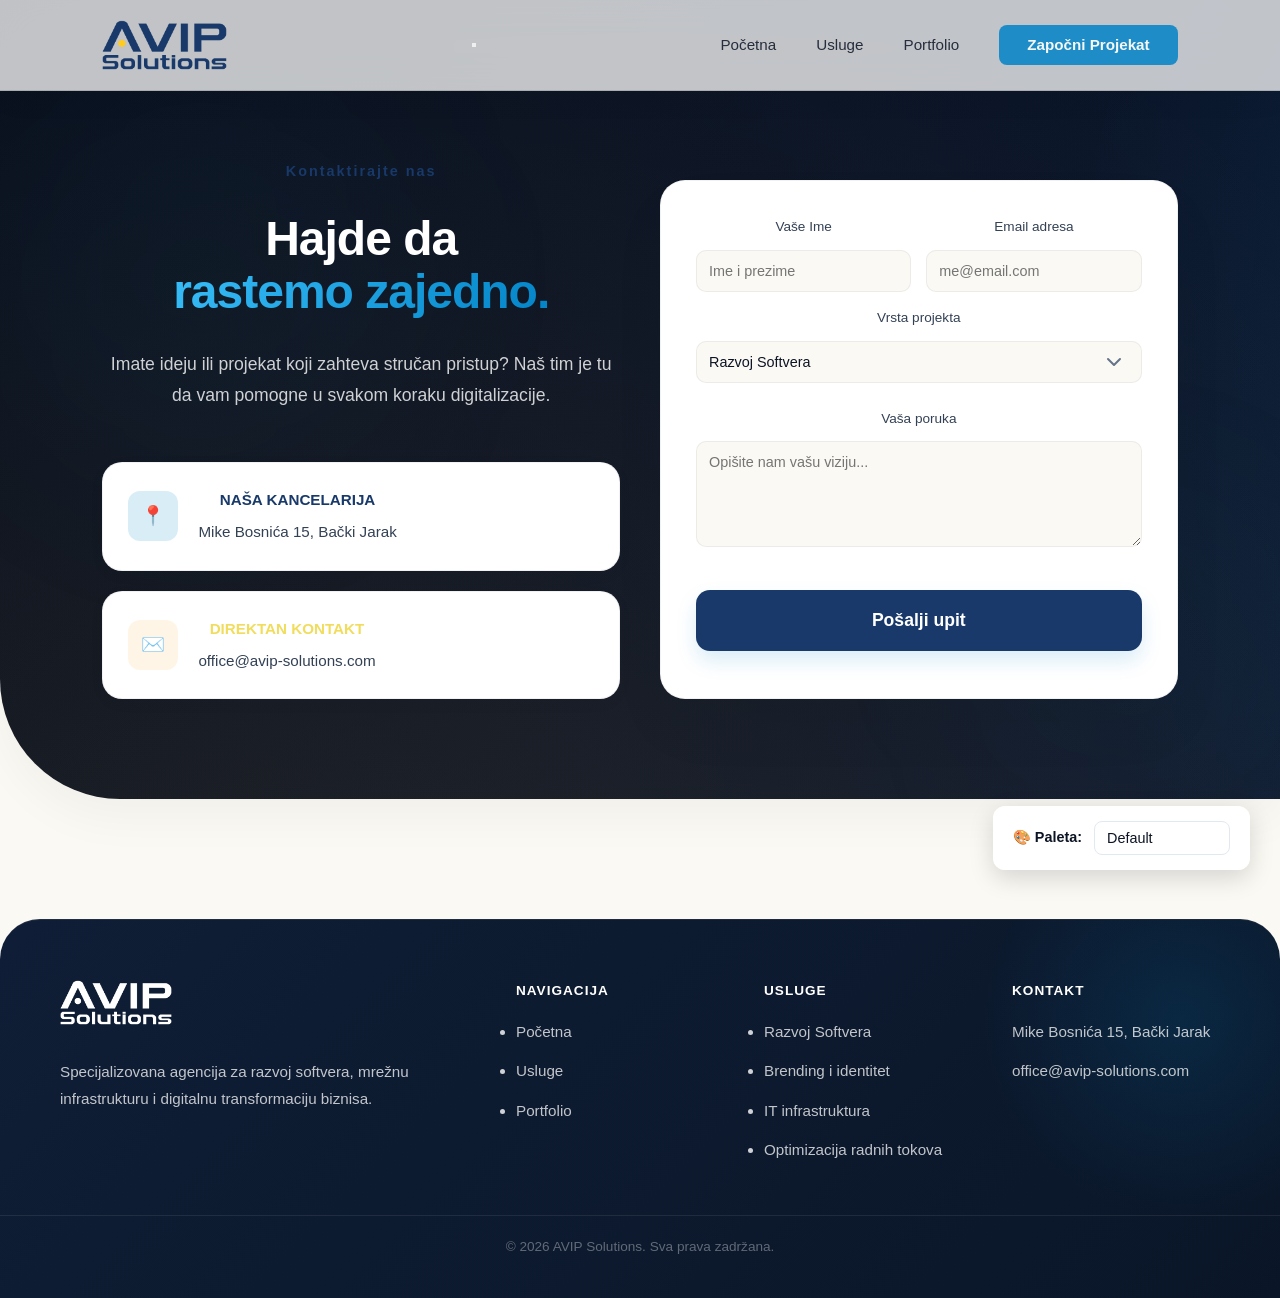
<file: kontakt.html>
<!DOCTYPE html>
<html lang="sr">
<head>
  <meta charset="UTF-8">
  <meta name="viewport" content="width=device-width, initial-scale=1.0">
  <title>Kontakt | AVIP Solutions</title>
  <link rel="stylesheet" href="css/style.css?v=1.2">
</head>

<body class="kontakt-stranica">

<div id="nav-placeholder"></div>

<section class="kontakt-heroj">
  <div class="glow-top-left"></div>
  <div class="glow-bottom-right"></div>

  <div class="kontakt-mreza">

    <div class="kontakt-tekst">
      <div style="flex: 0 0 auto;">
        <span class="nadnaslov">Kontaktirajte nas</span>
        <h1>Hajde da <br><span class="plavi-tekst">rastemo zajedno.</span></h1>
        <p class="hero-opis">
          Imate ideju ili projekat koji zahteva stručan pristup?
          Naš tim je tu da vam pomogne u svakom koraku digitalizacije.
        </p>
      </div>

      <div style="flex: 1 1 auto;"></div>

      <div class="kontakt-kartice-grupa">
        <div class="kontakt-kartica plava-kartica">
          <div class="ikona-okvir">📍</div>
          <div>
            <h3>NAŠA KANCELARIJA</h3>
            <p class="tekst-podatak">Mike Bosnića 15, Bački Jarak</p>
          </div>
        </div>

        <div class="kontakt-kartica zuta-kartica">
          <div class="ikona-okvir">✉️</div>
          <div>
            <h3>DIREKTAN KONTAKT</h3>
            <p class="tekst-podatak">office@avip-solutions.com</p>
          </div>
        </div>
      </div>
    </div>

    <div class="kontakt-forma">
      <form action="https://formspree.io/f/IDkojibude" method="POST">

        <div class="forma-red">
          <div class="polje">
            <label>Vaše Ime</label>
            <input type="text" name="ime" placeholder="Ime i prezime" required minlength="2">
          </div>
          <div class="polje">
            <label>Email adresa</label>
            <input type="email" name="email" placeholder="me@email.com" required>
          </div>
        </div>

        <div class="polje" style="margin-bottom: 25px;">
          <label>Vrsta projekta</label>
          <select name="kategorija" class="selekt-projekta">
            <option value="Razvoj Softvera">Razvoj Softvera</option>
            <option value="Web Dizajn & SEO">Web Dizajn & SEO</option>
            <option value="Brending & Marketing">Brending & Marketing</option>
            <option value="Konsultacije">Konsultacije</option>
            <option value="Ostalo">Ostalo</option>
          </select>
        </div>

        <div class="polje" style="margin-bottom: 35px;">
          <label>Vaša poruka</label>
          <textarea name="poruka" placeholder="Opišite nam vašu viziju..." rows="5" required minlength="10"></textarea>
        </div>

        <input type="text" name="_gotcha" style="display:none">

        <button type="submit" class="forma-dugme">Pošalji upit</button>
      </form>
    </div>

  </div>
</section>
<script src="js/paleta.js"></script>
<section class="sekcija-razmak"></section>

<div id="footer-placeholder"></div>

<script src="js/skriptaZaNaviFoot.js?v=1.1"></script>

</body>
</html>
</file>
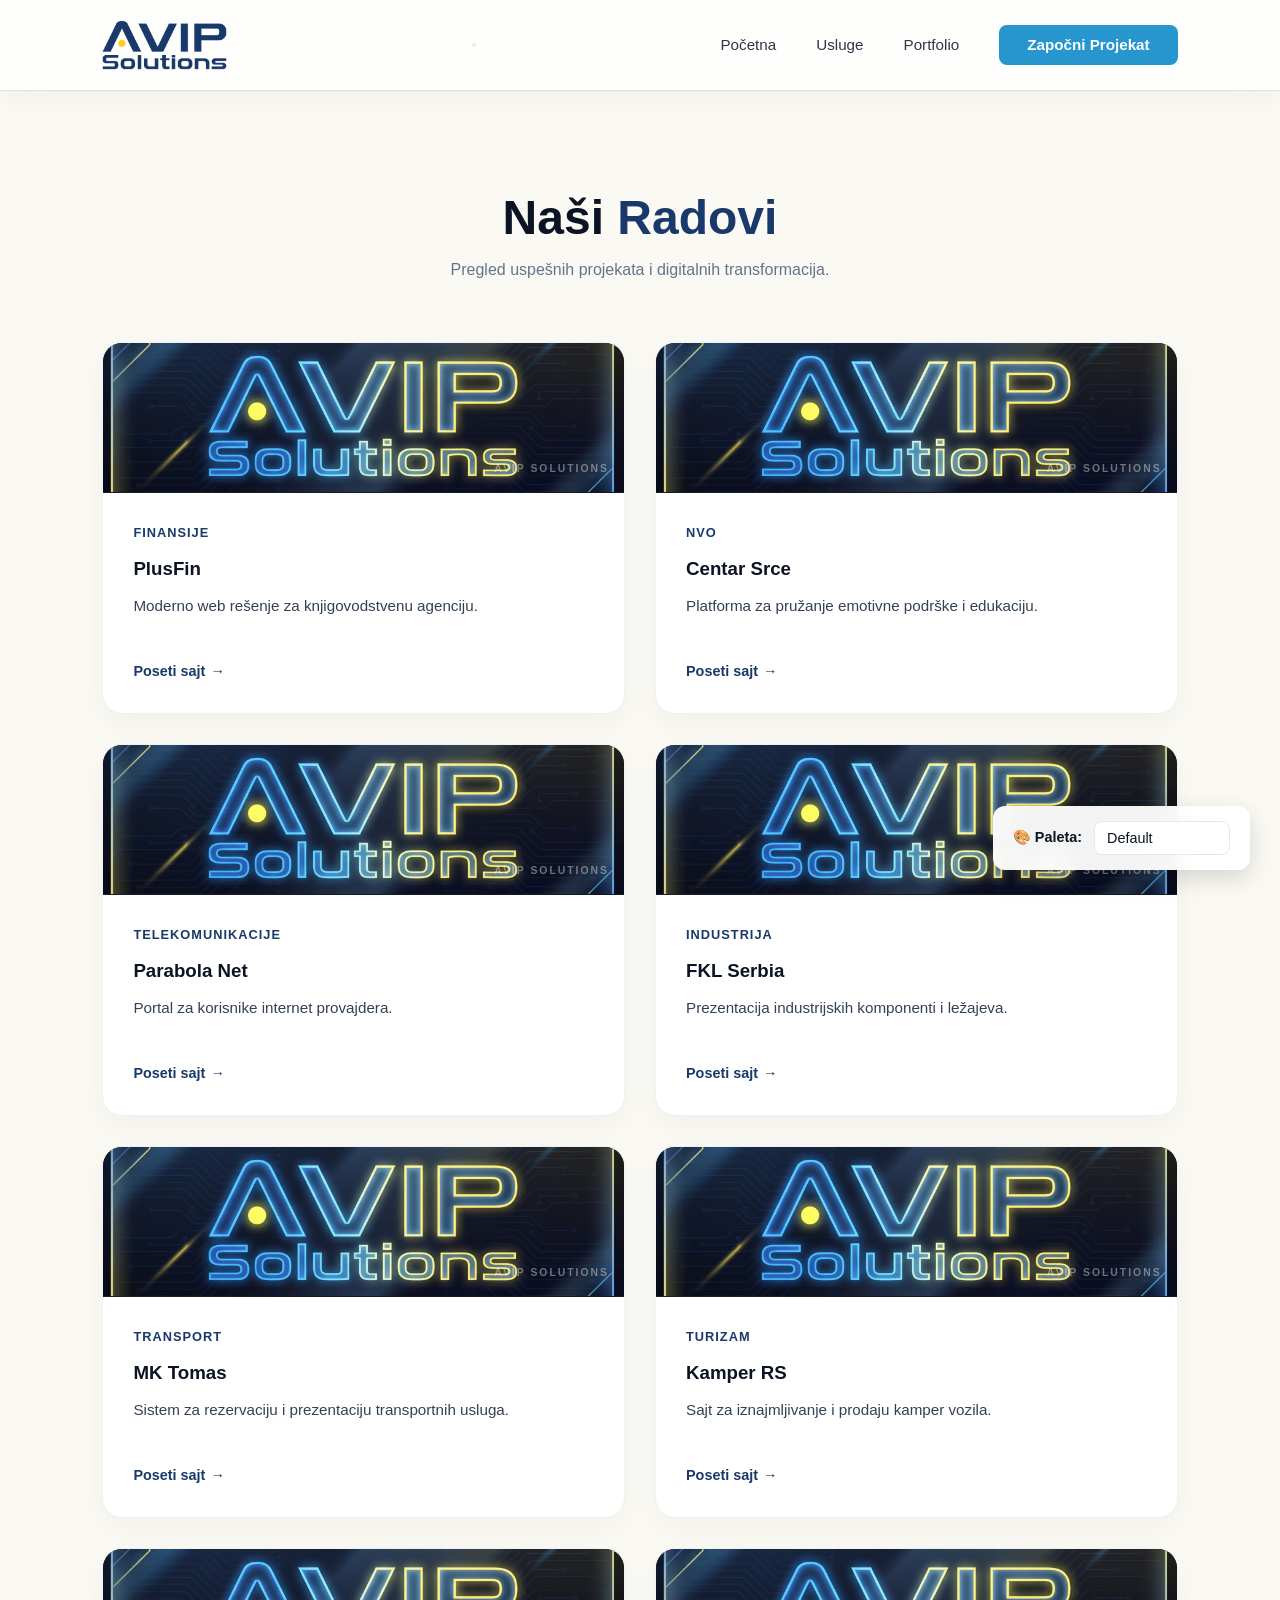
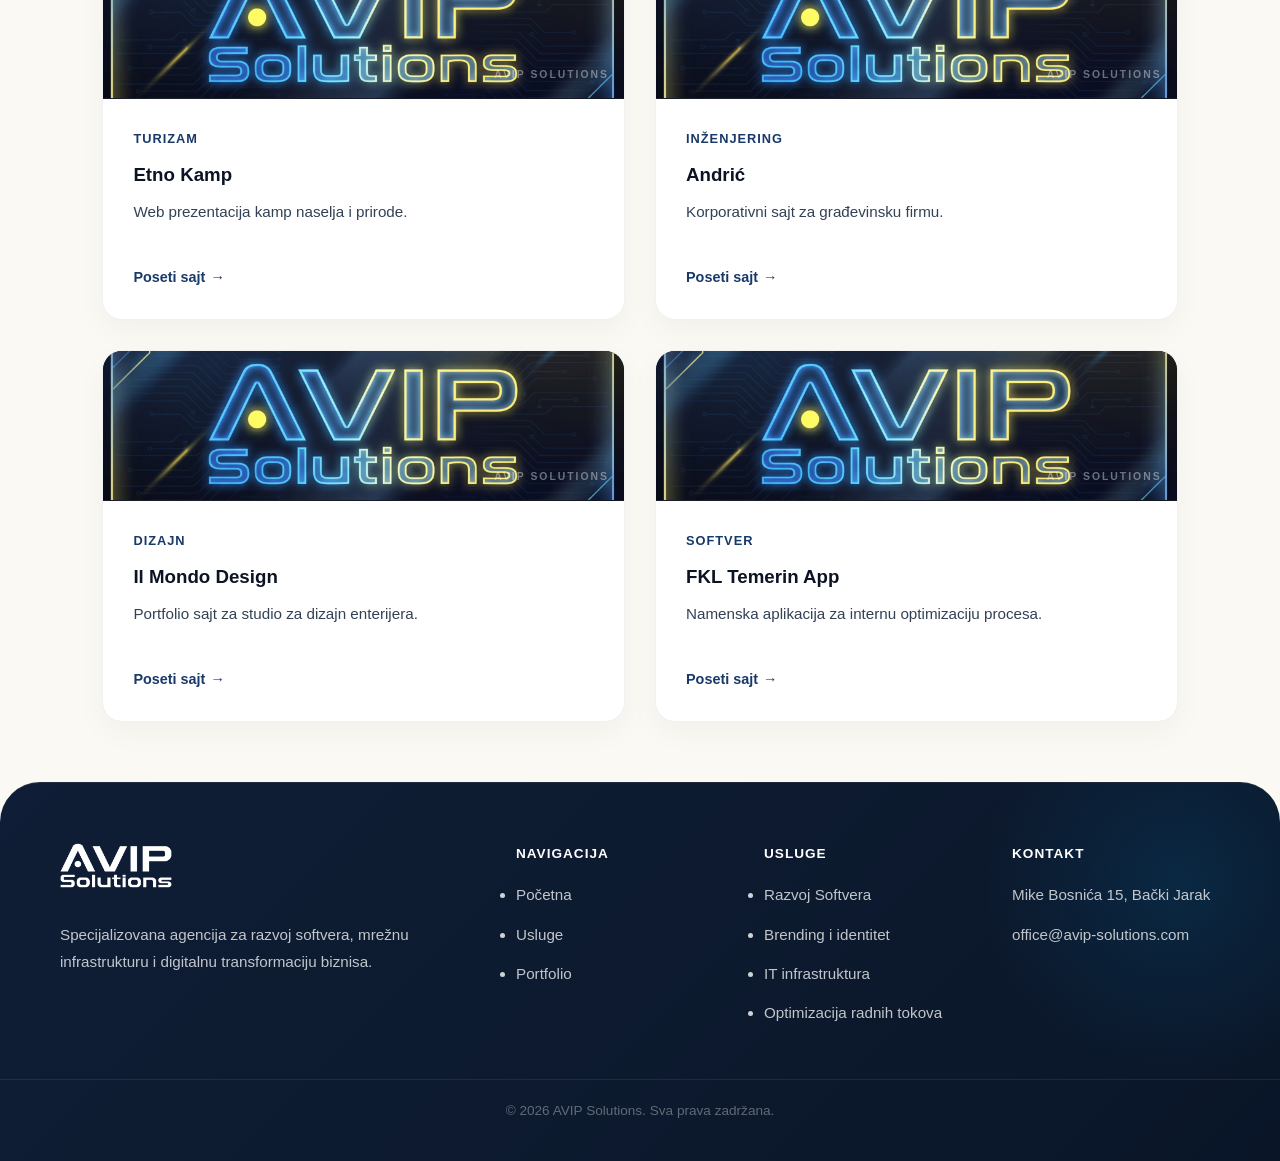
<file: portfolio.html>
<!DOCTYPE html>
<html lang="sr">
<head>
  <meta charset="UTF-8">
  <meta name="viewport" content="width=device-width, initial-scale=1.0">
  <title>Portfolio | AVIP Solutions </title>
  <link rel="stylesheet" href="css/style.css?v=1.1"> <!-- kada u buducnosti bude izmena samo promeniti veziju sa 1.1. na novo -->
</head>
<body>
<script src="js/paleta.js"></script>
<div id="nav-placeholder"></div>

<section style="padding: 180px 8% 100px;">
  <div style="text-align: center; margin-bottom: 60px;">
    <h1 style="font-family: 'Sora',sans-serif; font-size: 3rem;">Naši <span style="color: var(--akcenat-plava);">Radovi</span></h1>
    <p style="color: var(--tekst-izbledeli);">Pregled uspešnih projekata i digitalnih transformacija.</p>
  </div>

  <div id="mreza-portfolia" style="display: grid; grid-template-columns: repeat(auto-fit, minmax(350px, 1fr)); gap: 30px;">
  </div>
</section>

<div id="footer-placeholder"></div>



<script>

  const stavkePortfolia = [
    { ime: "PlusFin", kategorija: "Finansije", inicijali: "PF", detalji: "Moderno web rešenje za knjigovodstvenu agenciju.", veza: "https://plusfin.co/" },
    { ime: "Centar Srce", kategorija: "NVO", inicijali: "CS", detalji: "Platforma za pružanje emotivne podrške i edukaciju.", veza: "https://centarsrce.org/" },
    { ime: "Parabola Net", kategorija: "Telekomunikacije", inicijali: "PN", detalji: "Portal za korisnike internet provajdera.", veza: "https://www.parabolanet.com/" },
    { ime: "FKL Serbia", kategorija: "Industrija", inicijali: "FKL", detalji: "Prezentacija industrijskih komponenti i ležajeva.", veza: "https://www.fkl-serbia.com/" },
    { ime: "MK Tomas", kategorija: "Transport", inicijali: "MKT", detalji: "Sistem za rezervaciju i prezentaciju transportnih usluga.", veza: "https://mktomas.com/" },
    { ime: "Kamper RS", kategorija: "Turizam", inicijali: "KRS", detalji: "Sajt za iznajmljivanje i prodaju kamper vozila.", veza: "https://kamper.rs/" },
    { ime: "Etno Kamp", kategorija: "Turizam", inicijali: "EK", detalji: "Web prezentacija kamp naselja i prirode.", veza: "https://etnokamp.rs/" },
    { ime: "Andrić", kategorija: "Inženjering", inicijali: "A", detalji: "Korporativni sajt za građevinsku firmu.", veza: "https://andric.rs/" },
    { ime: "Il Mondo Design", kategorija: "Dizajn", inicijali: "IMD", detalji: "Portfolio sajt za studio za dizajn enterijera.", veza: "https://ilmondodesign.com/" },
    { ime: "FKL Temerin App", kategorija: "Softver", inicijali: "APP", detalji: "Namenska aplikacija za internu optimizaciju procesa.", veza: "https://www.fkl-serbia.com/" }
  ];

  const mreza = document.getElementById('mreza-portfolia');


  stavkePortfolia.forEach(projekat => {
    const kartica = document.createElement('div');
    kartica.innerHTML = `
      <a href="${projekat.veza}" target="_blank" class="portfolio-link">
        <div class="portfolio-kartica">

          <div class="kontejner-slike" style="position: relative; overflow: hidden; background: linear-gradient(135deg, #1a202c 0%, #11151d 100%); display: flex; align-items: center; justify-content: center;">

            <img src="img/slikazakartice.png" alt="${projekat.ime}"
                 style="width: 100%; height: 100%; object-fit: cover; display: block; position: absolute; top: 0; left: 0;"
                 onerror="this.style.display='none'; this.nextElementSibling.style.display='flex';">

            <div style="display: none; flex-direction: column; align-items: center; justify-content: center; width: 100%; height: 100%;">
                <div style="font-family: 'Sora', sans-serif; font-size: 3.5rem; font-weight: 800; color: #3b82f6; opacity: 0.2;">
                    ${projekat.inicijali}
                </div>
            </div>

            <div style="position: absolute; bottom: 15px; right: 15px; font-size: 0.65rem; color: rgba(255,255,255,0.4); letter-spacing: 2px; font-weight: 600; pointer-events: none; z-index: 5;">
              AVIP SOLUTIONS
            </div>
          </div>

          <div class="sadrzaj-kartice">
            <span class="kategorija">${projekat.kategorija}</span>
            <h3 style="margin: 10px 0; color: var(--tekst-glavni);">${projekat.ime}</h3>
            <p style="margin-bottom: 15px;">${projekat.detalji}</p>
            <div style="margin-top: auto; color: var(--akcenat-plava); font-weight: 600; font-size: 0.9rem; display: flex; align-items: center;">
              Poseti sajt <span class="strelica" style="margin-left: 5px;">→</span>
            </div>
          </div>
        </div>
      </a>
    `;
    mreza.appendChild(kartica);
  });
</script>
<script src="js/skriptaZaNaviFoot.js?v=1.1"></script>
</body>
</html>
</file>
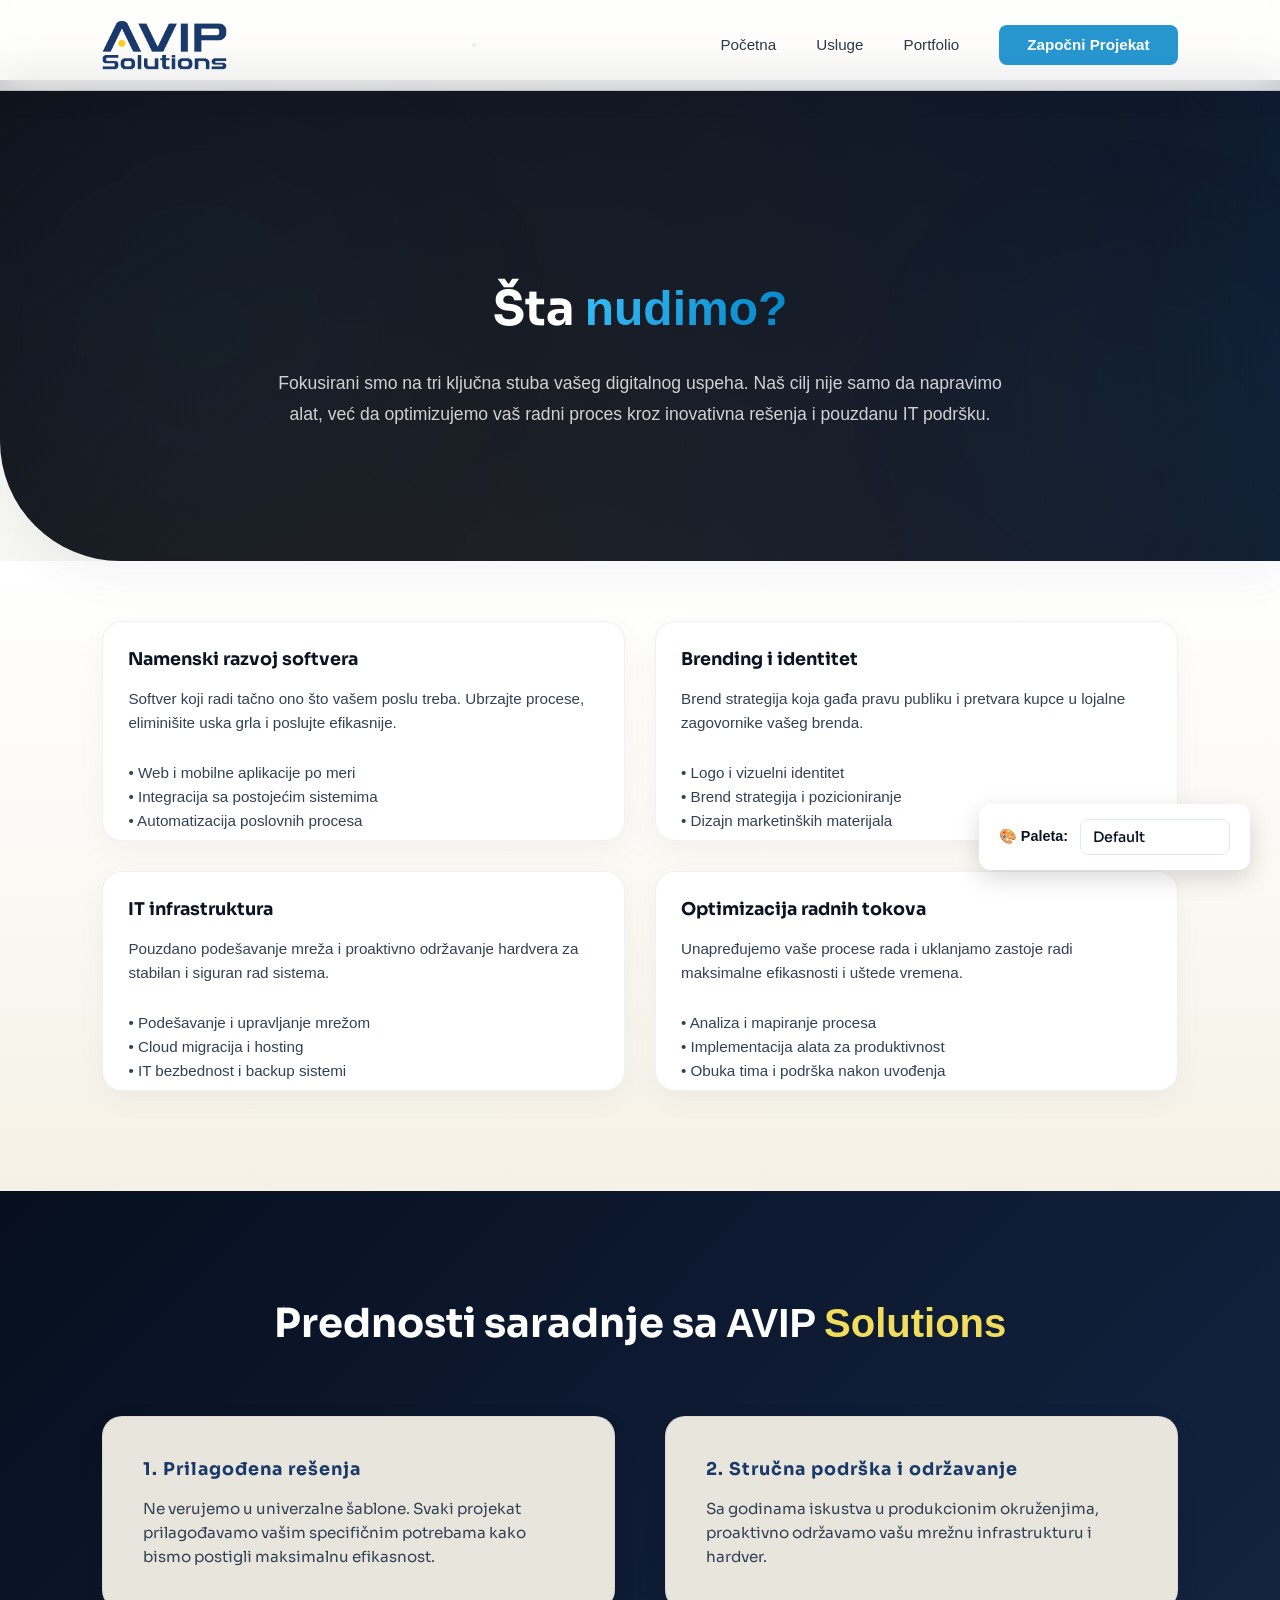
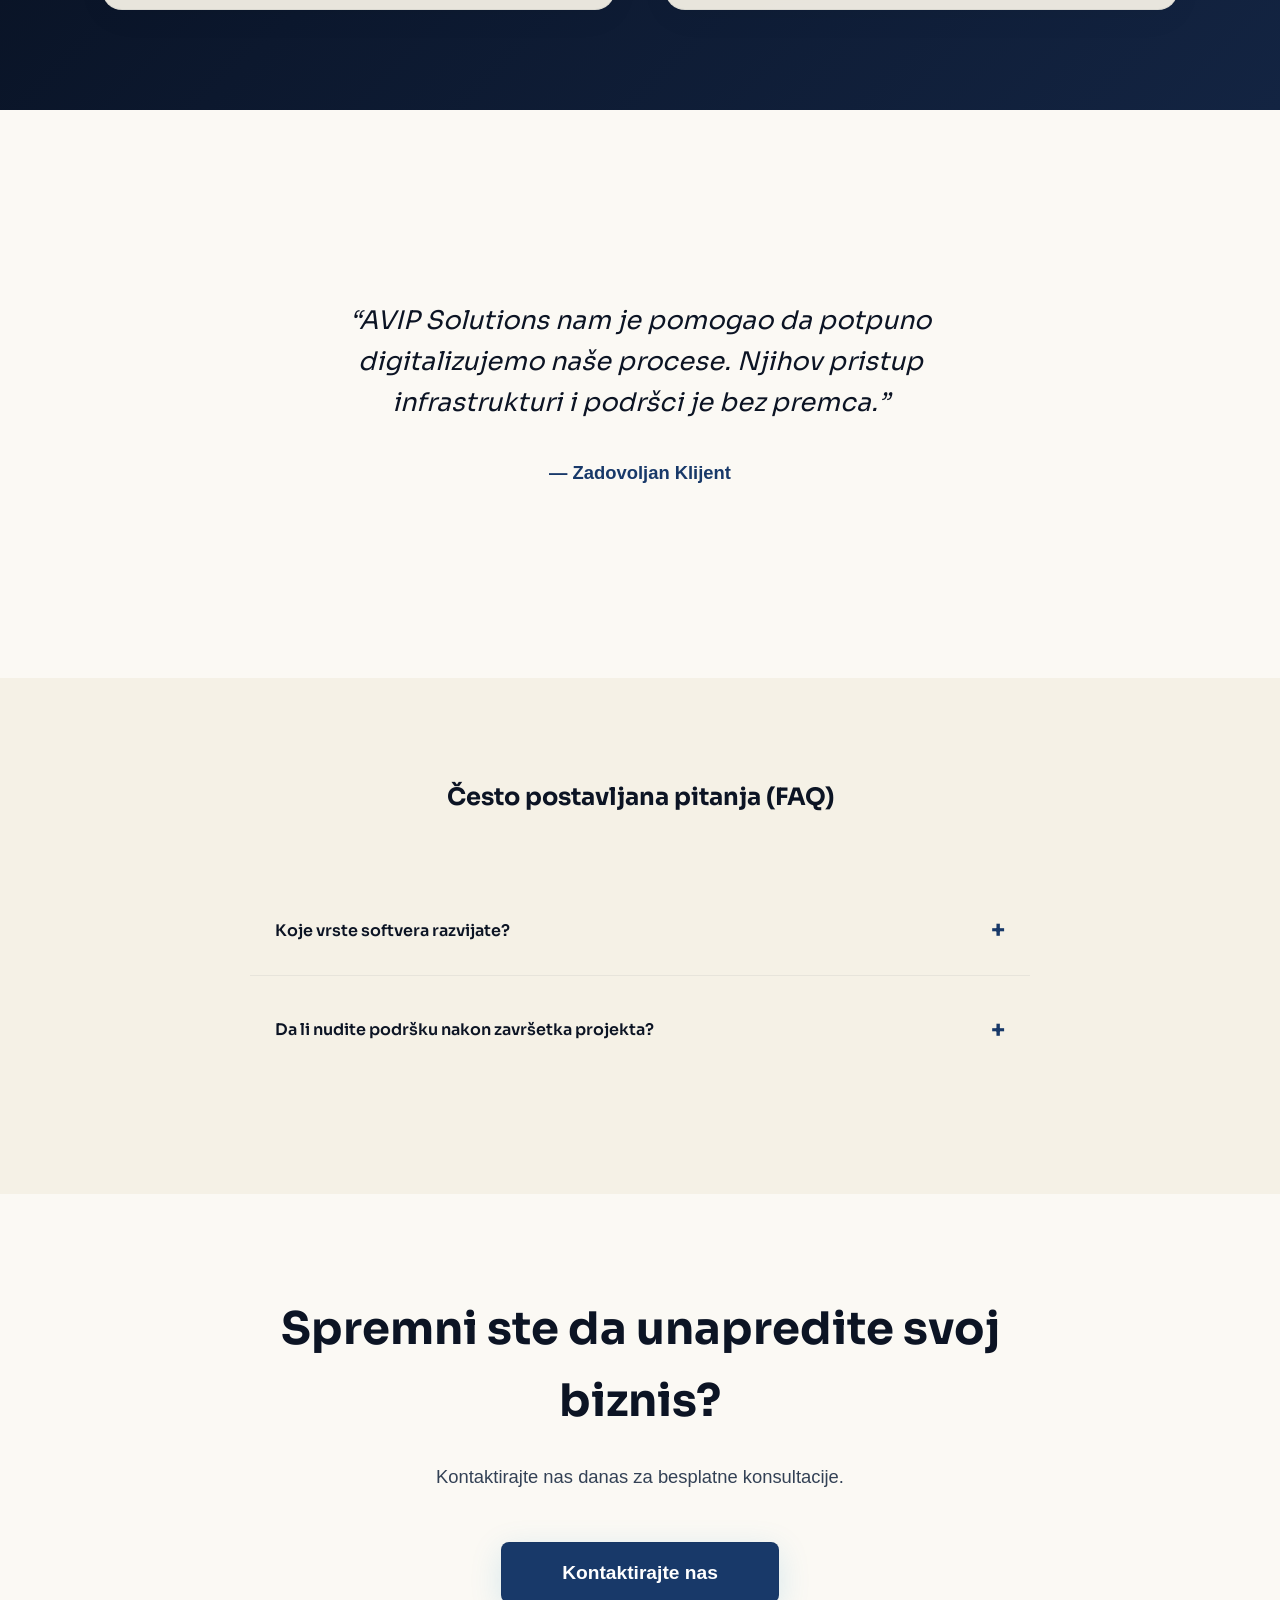
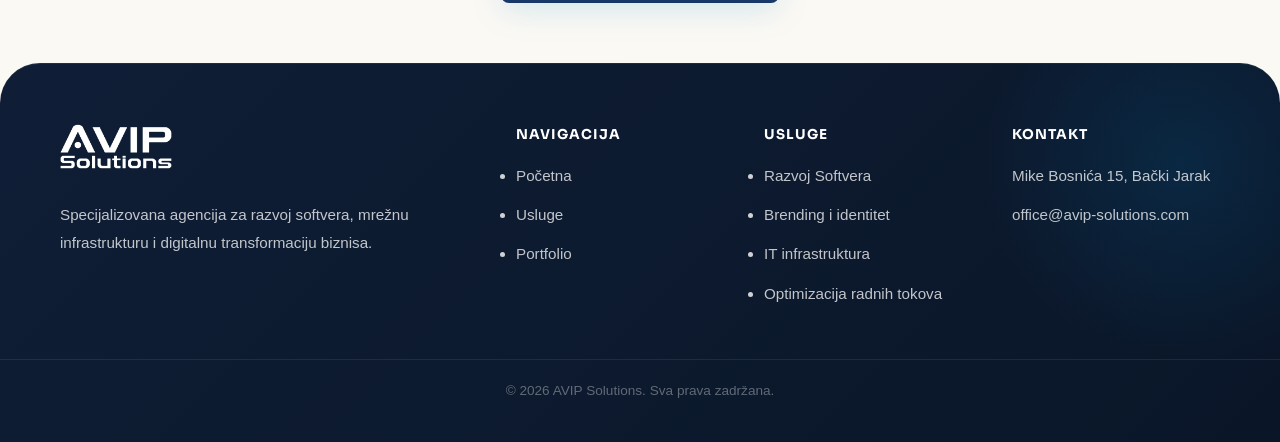
<file: usluge.html>
<!DOCTYPE html>
<html lang="sr">
<head>
  <meta charset="UTF-8">
  <meta name="viewport" content="width=device-width, initial-scale=1.0">
  <title>Usluge | AVIP Solutions</title>
  <link rel="stylesheet" href="css/style.css?v=1.2">
  <link href="https://fonts.googleapis.com/css2?family=Sora:wght@400;600;700;800&display=swap" rel="stylesheet">
</head>
<body>
<script src="js/paleta.js"></script>

<div style="position: fixed; top: 0; left: 0; width: 100%; z-index: 999999;">
  <div id="nav-placeholder"></div>
</div>

<div style="padding-top: 80px; width: 100%; max-width: 100vw; overflow-x: hidden; position: relative; z-index: 1;">

  <header class="usluge-header" style="position: relative; z-index: 2;">
    <div class="glow-top-left" style="z-index: -1; pointer-events: none;"></div>
    <div class="glow-bottom-right" style="z-index: -1; pointer-events: none;"></div>
    <div class="header-centar">
      <h1>Šta <span class="plavi-tekst">nudimo?</span></h1>
      <p class="hero-opis">
        Fokusirani smo na tri ključna stuba vašeg digitalnog uspeha. Naš cilj nije samo da napravimo alat, već da optimizujemo vaš radni proces kroz inovativna rešenja i pouzdanu IT podršku.
      </p>
    </div>
  </header>

  <section class="sekcija-kartice">
    <div class="usluge-mreza">

      <div class="portfolio-kartica sadrzaj-kartice">
        <h3>Namenski razvoj softvera</h3>
        <p>Softver koji radi tačno ono što vašem poslu treba. Ubrzajte procese, eliminišite uska grla i poslujte efikasnije.</p>
        <br>
        <p>• Web i mobilne aplikacije po meri<br>
          • Integracija sa postojećim sistemima<br>
          • Automatizacija poslovnih procesa</p>
      </div>

      <div class="portfolio-kartica sadrzaj-kartice">
        <h3>Brending i identitet</h3>
        <p>Brend strategija koja gađa pravu publiku i pretvara kupce u lojalne zagovornike vašeg brenda.</p>
        <br>
        <p>• Logo i vizuelni identitet<br>
          • Brend strategija i pozicioniranje<br>
          • Dizajn marketinških materijala</p>
      </div>

      <div class="portfolio-kartica sadrzaj-kartice">
        <h3>IT infrastruktura</h3>
        <p>Pouzdano podešavanje mreža i proaktivno održavanje hardvera za stabilan i siguran rad sistema.</p>
        <br>
        <p>• Podešavanje i upravljanje mrežom<br>
          • Cloud migracija i hosting<br>
          • IT bezbednost i backup sistemi</p>
      </div>

      <div class="portfolio-kartica sadrzaj-kartice">
        <h3>Optimizacija radnih tokova</h3>
        <p>Unapređujemo vaše procese rada i uklanjamo zastoje radi maksimalne efikasnosti i uštede vremena.</p>
        <br>
        <p>• Analiza i mapiranje procesa<br>
          • Implementacija alata za produktivnost<br>
          • Obuka tima i podrška nakon uvođenja</p>
      </div>

    </div>
  </section>

  <section class="sekcija-prednosti">
    <h2 class="prednosti-naslov">
      Prednosti saradnje sa <span class="--akcenat-plava">AVIP</span> <span class="zuti-tekst">Solutions</span>
    </h2>

    <div class="prednosti-mreza">
      <div class="panel-prednost plavi-hover">
        <h3>1. Prilagođena rešenja</h3>
        <p>Ne verujemo u univerzalne šablone. Svaki projekat prilagođavamo vašim specifičnim potrebama kako bismo postigli maksimalnu efikasnost.</p>
      </div>

      <div class="panel-prednost zuti-hover">
        <h3>2. Stručna podrška i održavanje</h3>
        <p>Sa godinama iskustva u produkcionim okruženjima, proaktivno održavamo vašu mrežnu infrastrukturu i hardver.</p>
      </div>
    </div>
  </section>

  <section class="sekcija-citat">
    <div class="glow-centar-fiksiran" style="z-index: -1; pointer-events: none;"></div>
    <div class="staklo-kontejner citat-box">
      <p class="citat-glavni">
        “AVIP Solutions nam je pomogao da potpuno digitalizujemo naše procese. Njihov pristup infrastrukturi i podršci je bez premca.”
      </p>
      <h5 class="potpis-klijenta">— Zadovoljan Klijent</h5>
    </div>
  </section>

  <section class="sekcija-faq">
    <h2 class="faq-naslov">Često postavljana pitanja (FAQ)</h2>
    <div class="staklo-kontejner faq-box">
      <details class="faq-stavka">
        <summary>Koje vrste softvera razvijate?</summary>
        <p>Specijalizovani smo za izradu custom web sajtova i mobilnih aplikacija prema vašim specifikacijama.</p>
      </details>
      <details class="faq-stavka bez-borda">
        <summary>Da li nudite podršku nakon završetka projekta?</summary>
        <p>Da, pružamo dugoročnu podršku za infrastrukturu i proaktivno održavanje hardvera.</p>
      </details>
    </div>
  </section>

  <section class="sekcija-cta">
    <div class="glow-top-left" style="z-index: -1; pointer-events: none;"></div>
    <div class="cta-sadrzaj">
      <h2 class="cta-naslov">Spremni ste da unapredite svoj biznis?</h2>
      <p class="cta-opis">Kontaktirajte nas danas za besplatne konsultacije.</p>
      <a href="kontakt.html" class="dugme-akcija cta-dugme">Kontaktirajte nas</a>
    </div>
  </section>

  <div id="footer-placeholder"></div>

</div> <script src="js/skriptaZaNaviFoot.js?v=1.1"></script>

</body>
</html>
</file>
<file: css/style.css>
/* DEFAULt paleta */
:root {
  --pozadina-glavna: #fbf9f4;
  --pozadina-kartice: #ffffff;
  --pozadina-tamna: #f5f1e6;
  --pozadina-sekcije-tamna: #f5f1e6;
  --pozadina-futer: #0f1e36;
  --pozadina-futer-2: #0a1628;
  --pozadina-hero: linear-gradient(135deg, #070f1e 0%, #0c182e 40%, #132442 100%);
  --pozadina-nav: rgba(255, 255, 255, 0.75);
  --pozadina-nav-border: rgba(0, 0, 0, 0.12);
  --pozadina-forma: #ffffff;
  --pozadina-input: #fbf9f4;
  --pozadina-panel: rgba(245, 241, 230, 0.95);
  --akcenat-plava: #183969;
  --akcenat-plava-svetla: #0284c7;
  --plava-hover: #0369a1;
  --plava-senka: rgba(2, 132, 199, 0.15);
  --akcenat-zuta: #f1dd5b;
  --akcenat-zuta-hover: #d97706;
  --akcenat-zuta-senka: rgba(245, 158, 11, 0.1);
  --tekst-glavni: #0c1424;
  --tekst-kontrast: #ffffff;
  --tekst-sekundarni: #334155;
  --tekst-izbledeli: #64748b;
  --tekst-nav: #0c1424;
  --tekst-hero: rgba(255, 255, 255, 0.80);
  --tekst-hero-naglasak: #38bdf8;
  --footer-tekst: rgba(255, 255, 255, 0.75);
  --footer-tekst-naslov: #ffffff;
  --footer-tekst-hover: #38bdf8;
  --footer-border: rgba(255, 255, 255, 0.08);
  --staklo-ivica: rgba(12, 20, 36, 0.06);
  --staklo-ivica-fokus: #0284c7;
  --senka-kartica: rgba(12, 20, 36, 0.04);
  --senka-kartica-hover: rgba(12, 20, 36, 0.12);
  --tranzicija: all 0.3s cubic-bezier(0.4, 0, 0.2, 1);
  --glow-boja: rgba(2, 132, 199, 0.04);
  --hero-radial-1: rgba(2, 132, 199, 0.25);
  --hero-radial-2: rgba(245, 158, 11, 0.1);
  --bela-65: rgba(255, 255, 255, 0.65);
  --bela-55: rgba(255, 255, 255, 0.55);
  --bela-50: rgba(255, 255, 255, 0.50);
  --bela-45: rgba(255, 255, 255, 0.45);
  --bela-35: rgba(255, 255, 255, 0.35);
  --bela-30: rgba(255, 255, 255, 0.30);
  --bela-20: rgba(255, 255, 255, 0.20);
  --bela-06: rgba(255, 255, 255, 0.06);
  --hero-kartica-pozadina: linear-gradient(135deg, rgba(12, 24, 46, 0.75) 0%, rgba(24, 42, 73, 0.85) 100%);
}

/* MIDNIGHT TECH paleta*/
body.paleta-midnight {
  --pozadina-glavna: #0a0a0a;
  --pozadina-kartice: #171717;
  --pozadina-tamna: #262626;
  --pozadina-sekcije-tamna: #1f2937;
  --pozadina-futer: #000000;
  --pozadina-futer-2: #050505;
  --pozadina-hero: linear-gradient(135deg, #000000 0%, #0a0a0a 40%, #111827 100%);
  --pozadina-nav: rgba(10, 10, 10, 0.92);
  --pozadina-nav-border: rgba(255, 255, 255, 0.08);
  --pozadina-forma: #171717;
  --pozadina-input: #262626;
  --pozadina-panel: rgba(30, 30, 30, 0.95);
  --akcenat-plava: #3b82f6;
  --akcenat-plava-svetla: #60a5fa;
  --plava-hover: #93c5fd;
  --plava-senka: rgba(59, 130, 246, 0.2);
  --akcenat-zuta: #fbbf24;
  --akcenat-zuta-hover: #f59e0b;
  --akcenat-zuta-senka: rgba(251, 191, 36, 0.15);
  --tekst-glavni: #e2e8f0;
  --tekst-kontrast: #ffffff;
  --tekst-sekundarni: #cbd5e1;
  --tekst-izbledeli: #94a3b8;
  --tekst-nav: #e2e8f0;
  --tekst-hero: rgba(255, 255, 255, 0.80);
  --tekst-hero-naglasak: #60a5fa;
  --footer-tekst: rgba(255, 255, 255, 0.75);
  --footer-tekst-naslov: #ffffff;
  --footer-tekst-hover: #60a5fa;
  --footer-border: rgba(255, 255, 255, 0.06);
  --staklo-ivica: rgba(226, 232, 240, 0.08);
  --staklo-ivica-fokus: #3b82f6;
  --senka-kartica: rgba(0, 0, 0, 0.3);
  --senka-kartica-hover: rgba(59, 130, 246, 0.2);
  --glow-boja: rgba(59, 130, 246, 0.05);
  --hero-radial-1: rgba(59, 130, 246, 0.2);
  --hero-radial-2: rgba(251, 191, 36, 0.08);
  --bela-65: rgba(255, 255, 255, 0.65);
  --bela-55: rgba(255, 255, 255, 0.55);
  --bela-50: rgba(255, 255, 255, 0.50);
  --bela-45: rgba(255, 255, 255, 0.45);
  --bela-35: rgba(255, 255, 255, 0.35);
  --bela-30: rgba(255, 255, 255, 0.30);
  --bela-20: rgba(255, 255, 255, 0.20);
  --bela-06: rgba(255, 255, 255, 0.06);
  --hero-kartica-pozadina: linear-gradient(135deg, rgba(0, 0, 0, 0.75) 0%, rgba(17, 24, 39, 0.85) 100%);
}

/*  SLATE & SILVER paleta*/
body.paleta-slate {
  --pozadina-glavna: #f8fafc;
  --pozadina-kartice: #ffffff;
  --pozadina-tamna: #e2e8f0;
  --pozadina-sekcije-tamna: #e2e8f0;
  --pozadina-futer: #0f172a;
  --pozadina-futer-2: #1e293b;
  --pozadina-hero: linear-gradient(135deg, #0f172a 0%, #1e293b 40%, #334155 100%);
  --pozadina-nav: rgba(248, 250, 252, 0.92);
  --pozadina-nav-border: rgba(15, 23, 42, 0.1);
  --pozadina-forma: #ffffff;
  --pozadina-input: #f8fafc;
  --pozadina-panel: rgba(226, 232, 240, 0.95);
  --akcenat-plava: #1e40af;
  --akcenat-plava-svetla: #2563eb;
  --plava-hover: #1d4ed8;
  --plava-senka: rgba(30, 64, 175, 0.15);
  --akcenat-zuta: #64748b;
  --akcenat-zuta-hover: #475569;
  --akcenat-zuta-senka: rgba(100, 116, 139, 0.15);
  --tekst-hero-naglasak: #93c5fd;
  --tekst-glavni: #0f172a;
  --tekst-kontrast: #ffffff;
  --tekst-sekundarni: #475569;
  --tekst-izbledeli: #94a3b8;
  --tekst-nav: #0f172a;
  --tekst-hero: rgba(255, 255, 255, 0.85);
  --footer-tekst: rgba(255, 255, 255, 0.80);
  --footer-tekst-naslov: #ffffff;
  --footer-tekst-hover: #93c5fd;
  --footer-border: rgba(255, 255, 255, 0.10);
  --staklo-ivica: rgba(15, 23, 42, 0.08);
  --staklo-ivica-fokus: #2563eb;
  --senka-kartica: rgba(15, 23, 42, 0.05);
  --senka-kartica-hover: rgba(15, 23, 42, 0.15);
  --glow-boja: rgba(37, 99, 235, 0.04);
  --hero-radial-1: rgba(147, 197, 253, 0.25);
  --hero-radial-2: rgba(100, 116, 139, 0.15);
  --bela-65: rgba(255, 255, 255, 0.65);
  --bela-55: rgba(255, 255, 255, 0.55);
  --bela-50: rgba(255, 255, 255, 0.50);
  --bela-45: rgba(255, 255, 255, 0.45);
  --bela-35: rgba(255, 255, 255, 0.35);
  --bela-30: rgba(255, 255, 255, 0.30);
  --bela-20: rgba(255, 255, 255, 0.20);
  --bela-06: rgba(255, 255, 255, 0.06);
  --hero-kartica-pozadina: linear-gradient(135deg, rgba(15, 23, 42, 0.80) 0%, rgba(30, 41, 59, 0.90) 100%);
}

/* OBSIDIAN GOLD paleta */
body.paleta-obsidian {
  --pozadina-glavna: #020617;
  --pozadina-kartice: #0f172a;
  --pozadina-tamna: #1e293b;
  --pozadina-sekcije-tamna: #1e293b;
  --pozadina-futer: #000000;
  --pozadina-futer-2: #020617;
  --pozadina-hero: linear-gradient(135deg, #000000 0%, #020617 40%, #0f172a 100%);
  --pozadina-nav: rgba(2, 6, 23, 0.92);
  --pozadina-nav-border: rgba(212, 175, 55, 0.2);
  --pozadina-forma: #0f172a;
  --pozadina-input: #1e293b;
  --pozadina-panel: rgba(15, 23, 42, 0.95);
  --akcenat-plava: #d4af37;
  --akcenat-plava-svetla: #e6c84a;
  --plava-hover: #f0d060;
  --plava-senka: rgba(212, 175, 55, 0.2);
  --akcenat-zuta: #d4af37;
  --akcenat-zuta-hover: #e6c84a;
  --akcenat-zuta-senka: rgba(212, 175, 55, 0.15);
  --tekst-glavni: #f1f5f9;
  --tekst-kontrast: #ffffff;
  --tekst-sekundarni: #cbd5e1;
  --tekst-izbledeli: #94a3b8;
  --tekst-nav: #f1f5f9;
  --tekst-hero: rgba(255, 255, 255, 0.85);
  --tekst-hero-naglasak: #d4af37;
  --footer-tekst: rgba(255, 255, 255, 0.75);
  --footer-tekst-naslov: #ffffff;
  --footer-tekst-hover: #d4af37;
  --footer-border: rgba(212, 175, 55, 0.15);
  --staklo-ivica: rgba(212, 175, 55, 0.15);
  --staklo-ivica-fokus: #d4af37;
  --senka-kartica: rgba(0, 0, 0, 0.4);
  --senka-kartica-hover: rgba(212, 175, 55, 0.15);
  --glow-boja: rgba(212, 175, 55, 0.04);
  --hero-radial-1: rgba(212, 175, 55, 0.15);
  --hero-radial-2: rgba(212, 175, 55, 0.05);
  --bela-65: rgba(255, 255, 255, 0.65);
  --bela-55: rgba(255, 255, 255, 0.55);
  --bela-50: rgba(255, 255, 255, 0.50);
  --bela-45: rgba(255, 255, 255, 0.45);
  --bela-35: rgba(255, 255, 255, 0.35);
  --bela-30: rgba(255, 255, 255, 0.30);
  --bela-20: rgba(255, 255, 255, 0.20);
  --bela-06: rgba(255, 255, 255, 0.06);
  --hero-kartica-pozadina: linear-gradient(135deg, rgba(2, 6, 23, 0.85) 0%, rgba(15, 23, 42, 0.95) 100%);
}

/*  BELI MERMER paleta */
body.paleta-marble {
  --pozadina-glavna: #fafaf8;
  --pozadina-kartice: #ffffff;
  --pozadina-tamna: #f0ede8;
  --pozadina-sekcije-tamna: #f0ede8;
  --pozadina-futer: #1a1a1a;
  --pozadina-futer-2: #2d2d2d;
  --pozadina-hero: linear-gradient(135deg, #fafaf8 0%, #f0ede8 50%, #e8e4dc 100%);
  --pozadina-nav: rgba(250, 250, 248, 0.95);
  --pozadina-nav-border: rgba(201, 168, 76, 0.2);
  --pozadina-forma: #ffffff;
  --pozadina-input: #fafaf8;
  --pozadina-panel: rgba(240, 237, 232, 0.95);
  --akcenat-plava: #c9a84c;
  --akcenat-plava-svetla: #d4af37;
  --plava-hover: #b8972a;
  --plava-senka: rgba(201, 168, 76, 0.2);
  --akcenat-zuta: #c9a84c;
  --akcenat-zuta-hover: #d4af37;
  --akcenat-zuta-senka: rgba(201, 168, 76, 0.15);
  --tekst-glavni: #1a1a1a;
  --tekst-kontrast: #1a1a1a;
  --tekst-sekundarni: #4a4a4a;
  --tekst-izbledeli: #8a8a8a;
  --tekst-nav: #1a1a1a;
  --tekst-hero: rgba(26, 26, 26, 0.75);
  --tekst-hero-naglasak: #c9a84c;
  --footer-tekst: rgba(255, 255, 255, 0.80);
  --footer-tekst-naslov: #d4af37;
  --footer-tekst-hover: #e8d5a3;
  --footer-border: rgba(201, 168, 76, 0.2);
  --staklo-ivica: rgba(201, 168, 76, 0.15);
  --staklo-ivica-fokus: #c9a84c;
  --senka-kartica: rgba(26, 26, 26, 0.04);
  --senka-kartica-hover: rgba(201, 168, 76, 0.2);
  --glow-boja: rgba(201, 168, 76, 0.04);
  --hero-radial-1: rgba(232, 213, 163, 0.2);
  --hero-radial-2: rgba(201, 168, 76, 0.1);
  --bela-65: rgba(26, 26, 26, 0.65);
  --bela-55: rgba(26, 26, 26, 0.55);
  --bela-50: rgba(26, 26, 26, 0.50);
  --bela-45: rgba(26, 26, 26, 0.45);
  --bela-35: rgba(26, 26, 26, 0.35);
  --bela-30: rgba(26, 26, 26, 0.30);
  --bela-20: rgba(26, 26, 26, 0.20);
  --bela-06: rgba(26, 26, 26, 0.06);
  --hero-kartica-pozadina: linear-gradient(135deg, rgba(255, 255, 255, 0.90) 0%, rgba(240, 237, 232, 0.95) 100%);
}

/* OCEAN BLUE paleta */
body.paleta-ocean {
  --pozadina-glavna: #f0f9ff;
  --pozadina-kartice: #ffffff;
  --pozadina-tamna: #e0f2fe;
  --pozadina-sekcije-tamna: #e0f2fe;
  --pozadina-futer: #0c4a6e;
  --pozadina-futer-2: #075985;
  --pozadina-hero: linear-gradient(135deg, #082f49 0%, #0c4a6e 40%, #075985 100%);
  --pozadina-nav: rgba(240, 249, 255, 0.92);
  --pozadina-nav-border: rgba(12, 74, 110, 0.12);
  --pozadina-forma: #ffffff;
  --pozadina-input: #f0f9ff;
  --pozadina-panel: rgba(224, 242, 254, 0.95);
  --akcenat-plava: #0369a1;
  --akcenat-plava-svetla: #0284c7;
  --plava-hover: #075985;
  --plava-senka: rgba(3, 105, 161, 0.15);
  --akcenat-zuta: #38bdf8;
  --akcenat-zuta-hover: #0ea5e9;
  --akcenat-zuta-senka: rgba(56, 189, 248, 0.2);
  --tekst-glavni: #082f49;
  --tekst-kontrast: #ffffff;
  --tekst-sekundarni: #0c4a6e;
  --tekst-izbledeli: #7dd3fc;
  --tekst-nav: #082f49;
  --tekst-hero: rgba(255, 255, 255, 0.85);
  --tekst-hero-naglasak: #7dd3fc;
  --footer-tekst: rgba(255, 255, 255, 0.80);
  --footer-tekst-naslov: #ffffff;
  --footer-tekst-hover: #7dd3fc;
  --footer-border: rgba(255, 255, 255, 0.10);
  --staklo-ivica: rgba(12, 74, 110, 0.08);
  --staklo-ivica-fokus: #0284c7;
  --senka-kartica: rgba(12, 74, 110, 0.05);
  --senka-kartica-hover: rgba(3, 105, 161, 0.15);
  --glow-boja: rgba(2, 132, 199, 0.06);
  --hero-radial-1: rgba(125, 211, 252, 0.2);
  --hero-radial-2: rgba(56, 189, 248, 0.1);
  --bela-65: rgba(255, 255, 255, 0.65);
  --bela-55: rgba(255, 255, 255, 0.55);
  --bela-50: rgba(255, 255, 255, 0.50);
  --bela-45: rgba(255, 255, 255, 0.45);
  --bela-35: rgba(255, 255, 255, 0.35);
  --bela-30: rgba(255, 255, 255, 0.30);
  --bela-20: rgba(255, 255, 255, 0.20);
  --bela-06: rgba(255, 255, 255, 0.06);
  --hero-kartica-pozadina: linear-gradient(135deg, rgba(8, 47, 73, 0.80) 0%, rgba(12, 74, 110, 0.90) 100%);
}

/* reset */
* {
  margin: 0;
  padding: 0;
  box-sizing: border-box;
  font-family: 'Inter', sans-serif;
}

body {
  background: var(--pozadina-glavna);
  color: var(--tekst-glavni);
  line-height: 1.6;
  overflow-x: hidden;
}

/* tekstura za marblepaletu*/
body.paleta-marble {
  background:
    repeating-linear-gradient(105deg, transparent 0px, transparent 80px, rgba(201, 168, 76, 0.04) 80px, rgba(201, 168, 76, 0.04) 82px, transparent 82px, transparent 160px),
    repeating-linear-gradient(75deg, transparent 0px, transparent 120px, rgba(180, 180, 180, 0.05) 120px, rgba(180, 180, 180, 0.05) 123px, transparent 123px, transparent 240px),
    linear-gradient(160deg, #ffffff 0%, #fafaf8 30%, #f5f2ec 60%, #fafaf8 100%);
  background-attachment: fixed;
}

/* hero video pozadina */
.hero-video-pozadina {
  position: absolute !important;
  top: 0 !important;
  left: 0 !important;
  width: 100% !important;
  height: 100% !important;
  object-fit: cover !important;
  z-index: 0 !important;
  opacity: 0.85;
  pointer-events: none;
}

/* marble svetla pozadina hero indeks */
body.paleta-marble .hero-sekcija {
  background: transparent !important;
  animation: none !important;
}

body.paleta-marble .hero-sekcija h1 {
  color: #1a1a1a !important;
}

body.paleta-marble .hero-sekcija .nadnaslov {
  color: #c9a84c !important;
}

body.paleta-marble .hero-sekcija .hero-opis {
  color: rgba(26, 26, 26, 0.75) !important;
}

body.paleta-marble .hero-sekcija .link-sekundarni {
  color: #1a1a1a !important;
  border-bottom-color: rgba(26, 26, 26, 0.3) !important;
}

body.paleta-marble .hero-sekcija .strelica {
  color: #c9a84c !important;
}

body.paleta-marble .hero-sekcija > *:not(.hero-video-pozadina) {
  position: relative;
  z-index: 1;
}

body.paleta-marble .hero-kartica {
  background: rgba(255, 255, 255, 0.90) !important;
  border: 1px solid rgba(201, 168, 76, 0.3) !important;
  box-shadow: 0 8px 32px rgba(26, 26, 26, 0.08) !important;
}

body.paleta-marble .hero-kartica h3 {
  color: rgba(26, 26, 26, 0.55) !important;
}

body.paleta-marble .lista-projekata li {
  border-bottom-color: rgba(26, 26, 26, 0.08) !important;
}

body.paleta-marble .projekat-naziv {
  color: #1a1a1a !important;
}

body.paleta-marble .status.aktivan {
  color: #c9a84c !important;
}

body.paleta-marble .status.zavrsen {
  color: rgba(26, 26, 26, 0.4) !important;
}

body.paleta-marble .tekst-zavrsen {
  color: rgba(26, 26, 26, 0.4) !important;
}

body.paleta-marble .kartica-poziv {
  background: rgba(201, 168, 76, 0.08) !important;
  border: 1px solid rgba(201, 168, 76, 0.4) !important;
}

body.paleta-marble .poziv-tekst h4 {
  color: #1a1a1a !important;
}

body.paleta-marble .poziv-tekst p {
  color: rgba(26, 26, 26, 0.6) !important;
}

body.paleta-marble .broj-stavka h2 {
  color: #1a1a1a !important;
}

body.paleta-marble .broj-stavka p {
  color: rgba(26, 26, 26, 0.5) !important;
}

body.paleta-marble .krug-kvacica {
  background-color: #c9a84c !important;
}

body.paleta-marble .plavi-tekst {
  background: linear-gradient(120deg, #c9a84c 0%, #d4af37 100%) !important;
  -webkit-background-clip: text !important;
  -webkit-text-fill-color: transparent !important;
  background-clip: text !important;
}

/*tekst na svetloj pozadini, jer se ne vidi pa stavljam taman */

/* default paleta sa videa taman tekst */
.hero-sekcija:has(.hero-video-pozadina) h1,
.hero-sekcija:has(.hero-video-pozadina) .hero-sekcija h1 {
  color: #0c1424 !important;
  text-shadow: 0 2px 10px rgba(255, 255, 255, 0.5);
}

.hero-sekcija:has(.hero-video-pozadina) .nadnaslov {
  color: #183969 !important;
  text-shadow: 0 1px 6px rgba(255, 255, 255, 0.5);
}

.hero-sekcija:has(.hero-video-pozadina) .hero-opis {
  color: rgba(12, 20, 36, 0.85) !important;
  text-shadow: 0 1px 4px rgba(255, 255, 255, 0.4);
}

.hero-sekcija:has(.hero-video-pozadina) .link-sekundarni {
  color: #0c1424 !important;
  border-bottom-color: rgba(12, 20, 36, 0.3) !important;
}

.hero-sekcija:has(.hero-video-pozadina) .strelica {
  color: #183969 !important;
}

/* plavi tekst na video pozadini */
.hero-sekcija:has(.hero-video-pozadina) .plavi-tekst {
  background: linear-gradient(120deg, #183969 0%, #0284c7 100%) !important;
  -webkit-background-clip: text !important;
  -webkit-text-fill-color: transparent !important;
  background-clip: text !important;
}

/* paleta video*/
body.paleta-marble .hero-sekcija:has(.hero-video-pozadina) h1 {
  color: #1a1500 !important;
}

body.paleta-marble .hero-sekcija:has(.hero-video-pozadina) .nadnaslov {
  color: #b8972a !important;
}

body.paleta-marble .hero-sekcija:has(.hero-video-pozadina) .hero-opis {
  color: rgba(26, 21, 0, 0.85) !important;
}

body.paleta-marble .hero-sekcija:has(.hero-video-pozadina) .plavi-tekst {
  background: linear-gradient(120deg, #c9a84c 0%, #d4af37 100%) !important;
  -webkit-background-clip: text !important;
  -webkit-text-fill-color: transparent !important;
  background-clip: text !important;
}

/* navigacija */
.navigacija {
  display: flex;
  justify-content: space-between;
  align-items: center;
  padding: 20px 8%;
  position: fixed;
  top: 0;
  width: 100%;
  z-index: 1000;
  background: var(--pozadina-nav) !important;
  backdrop-filter: blur(20px);
  -webkit-backdrop-filter: blur(20px);
  border-bottom: 1px solid var(--pozadina-nav-border) !important;
  box-shadow: 0 8px 32px var(--senka-kartica);
  transition: var(--tranzicija);
}

.logo {
  font-family: 'Sora', sans-serif;
  font-size: 1.5rem;
  font-weight: 800;
  text-decoration: none;
  color: var(--tekst-nav) !important;
  transition: var(--tranzicija);
  display: flex;
  align-items: center;
  gap: 8px;
}

.logo:hover { transform: translateY(-2px); opacity: 0.8; }
.logo span { color: var(--akcenat-zuta); }

.nav-linkovi {
  display: flex;
  list-style: none;
  gap: 40px;
  align-items: center;
}

.nav-linkovi li { position: relative; }

.nav-linkovi a {
  text-decoration: none;
  color: var(--tekst-nav) !important;
  opacity: 0.85;
  transition: var(--tranzicija);
  font-weight: 500;
  font-size: 0.95rem;
  position: relative;
  padding-bottom: 4px;
}

.nav-linkovi a::after {
  content: '';
  position: absolute;
  bottom: -4px;
  left: 0;
  width: 0;
  height: 2px;
  background: linear-gradient(90deg, var(--akcenat-plava), var(--akcenat-zuta));
  transition: width 0.4s cubic-bezier(0.4, 0, 0.2, 1);
}

.nav-linkovi a:hover {
  color: var(--akcenat-plava) !important;
  opacity: 1;
  transform: translateY(-2px);
}

.nav-linkovi a:hover::after { width: 100%; }

.nav-linkovi .dugme-akcija,
.nav-linkovi .dugme-akcija:hover,
.nav-linkovi .dugme-akcija:active,
.nav-linkovi .dugme-akcija:focus,
.nav-linkovi .dugme-akcija.aktivna {
  color: var(--tekst-kontrast) !important;
  background-color: var(--akcenat-plava-svetla) !important;
}

.dugme-akcija {
  background-color: var(--akcenat-plava-svetla) !important;
  color: var(--tekst-kontrast) !important;
  padding: 12px 28px !important;
  border-radius: 8px !important;
  font-weight: 700 !important;
  font-size: 0.95rem !important;
  text-decoration: none !important;
  display: inline-flex !important;
  align-items: center !important;
  justify-content: center !important;
  border: none !important;
  line-height: 1 !important;
  cursor: pointer !important;
  transition: all 0.3s ease !important;
  vertical-align: middle !important;
  white-space: nowrap !important;
}

.dugme-akcija:hover {
  background-color: var(--plava-hover) !important;
  color: var(--tekst-kontrast) !important;
  transform: scale(1.05) !important;
  box-shadow: 0 8px 25px var(--plava-senka) !important;
}

.dugme-akcija:visited,
.dugme-akcija:active,
.dugme-akcija:focus {
  background-color: var(--akcenat-plava-svetla) !important;
  color: var(--tekst-kontrast) !important;
}

/* kartice */
.portfolio-link { text-decoration: none; color: inherit; display: block; }

.portfolio-kartica {
  background: var(--pozadina-kartice);
  border-radius: 20px;
  overflow: hidden;
  border: 1px solid var(--staklo-ivica);
  transition: var(--tranzicija);
  height: 100%;
  box-shadow: 0 10px 30px var(--senka-kartica);
  animation: fadeInUp 0.6s ease-out;
}

.kontejner-slike {
  height: 150px;
  background: var(--pozadina-sekcije-tamna);
  overflow: hidden;
  display: flex;
  align-items: center;
  justify-content: center;
  border-bottom: 1px solid var(--staklo-ivica);
}

.kontejner-slike img {
  width: 100%;
  height: 100%;
  object-fit: cover;
  transition: transform 0.5s ease;
}

.sadrzaj-kartice {
  padding: 25px;
  display: flex;
  flex-direction: column;
  height: 220px;
}

.sadrzaj-kartice.kartica-usluge p {
  display: flex;
  flex-direction: column;
  flex-grow: 1;
  color: var(--tekst-sekundarni);
  font-size: 14px;
  line-height: 1.5;
  margin: 0;
}

.sekcija-kartice .portfolio-kartica h3 {
  font-family: 'Sora', sans-serif !important;
  color: var(--tekst-glavni) !important;
  margin-bottom: 15px !important;
  font-size: 1.1rem !important;
  font-weight: 700 !important;
  line-height: 1.4 !important;
}

.sadrzaj-kartice.kartica-portfolio { padding: 40px; }

.kategorija {
  color: var(--akcenat-plava);
  font-size: 0.8rem;
  font-weight: 700;
  text-transform: uppercase;
  letter-spacing: 1px;
}

.sadrzaj-kartice p { color: var(--tekst-sekundarni); font-size: 0.95rem; }

.portfolio-kartica:hover {
  transform: translateY(-10px);
  border-color: var(--akcenat-plava);
  box-shadow: 0 20px 50px var(--senka-kartica-hover);
  background: var(--pozadina-kartice);
}

#mreza-portfolia .portfolio-link { display: flex; height: 100%; text-decoration: none; }
#mreza-portfolia .portfolio-kartica { display: flex; flex-direction: column; width: 100%; height: 100%; }
#mreza-portfolia .sadrzaj-kartice { display: flex; flex-direction: column; flex-grow: 1; padding: 30px; }
.portfolio-kartica:hover .kontejner-slike img { transform: scale(1.1); }

/* kartice prednosti */
.panel-prednost h3 {
  color: var(--akcenat-plava) !important;
  font-size: 1.1rem !important;
  font-weight: 700 !important;
  margin-bottom: 15px !important;
  letter-spacing: 1px !important;
  font-family: 'Sora', sans-serif !important;
  line-height: 1.4 !important;
}

.panel-prednost h4 {
  color: var(--akcenat-plava) !important;
  font-size: 1.1rem !important;
  font-weight: 700 !important;
  margin-bottom: 15px !important;
  letter-spacing: 1px !important;
  font-family: 'Sora', sans-serif !important;
  line-height: 1.4 !important;
}

.panel-prednost p {
  color: var(--tekst-sekundarni) !important;
  font-size: 0.95rem !important;
  line-height: 1.6 !important;
  font-family: 'Sora', sans-serif !important;
}

.panel-prednost {
  background: var(--pozadina-panel);
  backdrop-filter: blur(10px);
  -webkit-backdrop-filter: blur(10px);
  padding: 40px;
  border-radius: 20px;
  border: 1px solid var(--staklo-ivica);
  transition: all 0.3s cubic-bezier(0.4, 0, 0.2, 1);
  box-shadow: 0 8px 32px var(--senka-kartica);
  position: relative;
  z-index: 2;
  animation: fadeInUp 0.6s ease-out;
}

.panel-prednost:hover {
  transform: translateY(-8px);
  box-shadow: 0 16px 48px var(--senka-kartica-hover);
}

/* sjaj efekti*/
.glow-top-left {
  position: absolute; top: 10%; left: 0; width: 400px; height: 400px;
  background: var(--glow-boja); filter: blur(100px); border-radius: 50%;
  pointer-events: none; z-index: 0;
}

.glow-bottom-right {
  position: absolute; bottom: 0; right: 0; width: 300px; height: 300px;
  background: var(--glow-boja); filter: blur(90px); border-radius: 50%;
  pointer-events: none; z-index: 0;
}

/* futer */
.glavni-footer {
  background: linear-gradient(135deg, var(--pozadina-futer) 0%, var(--pozadina-futer-2) 100%);
  padding: 60px 0 40px;
  border-top-left-radius: 40px;
  border-top-right-radius: 40px;
  margin-top: -40px;
  border-top: 1px solid var(--footer-border);
  position: relative;
  overflow: hidden;
}

.glavni-footer::before {
  content: '';
  position: absolute;
  top: -100px; right: -100px;
  width: 400px; height: 400px;
  background: radial-gradient(circle at center, var(--plava-senka) 0%, transparent 70%);
  border-radius: 50%;
  pointer-events: none;
}

.footer-mreza {
  display: grid;
  grid-template-columns: 2fr 1fr 1fr 1fr;
  gap: 40px;
  align-items: start;
  max-width: 1200px;
  margin: 0 auto;
  padding: 0 20px;
  position: relative;
  z-index: 1;
}

.header-box { height: auto; display: flex; align-items: center; margin-bottom: 0; }

.footer-logo-img { max-width: 180px; height: auto; transition: all 0.3s ease; }
.footer-logo-img:hover { transform: scale(1.05); }

/* Ocean Blue isto beli logo i tackice */
body.paleta-ocean .footer-logo-img {
  filter: brightness(0) invert(1);
}

body.paleta-ocean .logo-footer .footer-logo-img:hover {
  filter: brightness(0) invert(1) opacity(0.85);
}

body.paleta-ocean .footer-linkovi li::marker {
  color: rgba(255, 255, 255, 0.8);
}

body.paleta-ocean .footer-linkovi li {
  list-style-type: disc;
  color: rgba(255, 255, 255, 0.8);
}

/* beli logo i tackice sa slate ima dole i za default */
body.paleta-slate .footer-logo-img {
  filter: brightness(0) invert(1);
}

body.paleta-slate .logo-footer .footer-logo-img:hover {
  filter: brightness(0) invert(1) opacity(0.85);
}

body.paleta-slate .footer-linkovi li::marker {
  color: rgba(255, 255, 255, 0.8);
}

body.paleta-slate .footer-linkovi li {
  list-style-type: disc;
  color: rgba(255, 255, 255, 0.8);
}

/* beli logo i tackice u futeru */
.footer-logo-img {
  filter: brightness(0) invert(1);
}

.logo-footer .footer-logo-img:hover {
  filter: brightness(0) invert(1) opacity(0.85);
}

.footer-linkovi li::marker {
  color: rgba(255, 255, 255, 0.8);
}

.footer-linkovi li {
  list-style-type: disc;
  color: rgba(255, 255, 255, 0.8);
}

h4 {
  color: var(--footer-tekst-naslov);
  font-family: 'Sora', sans-serif;
  font-size: 0.85rem;
  font-weight: 700;
  text-transform: uppercase;
  letter-spacing: 1px;
  margin: 0 0 16px 0;
}

.opis-firme,
.footer-linkovi a,
.kontakt-adresa,
.kontakt-link {
  font-size: 0.95rem;
  line-height: 1.8;
  display: block;
  text-decoration: none;
  color: var(--footer-tekst) !important;
  transition: all 0.3s ease;
}

.opis-firme, .footer-linkovi, .kontakt-adresa { margin-top: 0 !important; margin-bottom: 0; }

.footer-linkovi a:hover,
.kontakt-link:hover {
  color: var(--footer-tekst-hover) !important;
  transform: translateX(4px);
}

.kontakt-email {
  color: var(--footer-tekst-hover) !important;
  font-weight: 600;
  margin-top: 10px;
  position: relative;
  display: inline-block;
  transition: all 0.3s ease;
  border-bottom: 1px solid transparent;
}

.kontakt-email:hover { border-bottom-color: var(--footer-tekst-hover); transform: translateY(-2px); }
.footer-linkovi li, .kontakt-link { margin-bottom: 12px; font-size: 0.95rem; }

.autorska-prava {
  text-align: center;
  margin-top: 40px;
  padding-top: 20px;
  border-top: 0.5px solid var(--footer-border);
  color: var(--bela-35);
  font-size: 0.85rem;
}

.footer-kolona:first-child .opis-firme { margin-top: 0 !important; padding-top: 0 !important; margin-bottom: 0 !important; }

/*animacije  */
@keyframes fluidniSjaj {
  0% { background-position: 0% 50%; }
  50% { background-position: 100% 50%; }
  100% { background-position: 0% 50%; }
}

@keyframes fadeInUp {
  from { opacity: 0; transform: translateY(30px); }
  to { opacity: 1; transform: translateY(0); }
}

@keyframes fadeIn {
  from { opacity: 0; }
  to { opacity: 1; }
}

@keyframes float {
  0%, 100% { transform: translateY(0px); }
  50% { transform: translateY(-20px); }
}

@keyframes pulse {
  0%, 100% { opacity: 0.3; }
  50% { opacity: 0.8; }
}

/* hero sekcije */
.hero-sekcija {
  padding: 150px 8% 100px;
  min-height: 80vh;
  display: flex;
  flex-direction: row-reverse;
  align-items: center;
  justify-content: space-between;
  gap: 80px;
  background:
    radial-gradient(circle at 85% 25%, var(--hero-radial-1) 0%, transparent 45%),
    radial-gradient(circle at 15% 75%, var(--hero-radial-2) 0%, transparent 55%),
    var(--pozadina-hero);
  background-size: 200% 200%;
  animation: fluidniSjaj 12s ease infinite;
  border-radius: 0 0 0 120px;
  box-shadow: 0 20px 45px var(--senka-kartica);
  position: relative;
  overflow: hidden;
  z-index: 1;
}

.hero-sekcija > *:not(.hero-video-pozadina) {
  position: relative;
  z-index: 1;
}

.kontakt-heroj, .usluge-header {
  padding: 100px 8% 100px;
  min-height: auto;
  display: flex;
  flex-direction: column;
  align-items: center;
  justify-content: center;
  text-align: center;
  background:
    radial-gradient(circle at 85% 25%, var(--hero-radial-1) 0%, transparent 45%),
    radial-gradient(circle at 15% 75%, var(--hero-radial-2) 0%, transparent 55%),
    var(--pozadina-hero);
  background-size: 200% 200%;
  animation: fluidniSjaj 12s ease infinite;
  border-radius: 0 0 0 120px;
  box-shadow: 0 20px 45px var(--senka-kartica);
  position: relative;
  overflow: hidden;
  z-index: 1;
}

.hero-sekcija p { margin: 0; text-align: left; max-width: 600px; }

.nadnaslov {
  color: var(--akcenat-plava);
  font-weight: 700;
  letter-spacing: 2px;
  font-size: 0.9rem;
  display: block;
  margin-bottom: 30px;
}

.hero-sekcija h1, .kontakt-tekst h1, .header-centar h1 {
  font-family: 'Sora', sans-serif;
  font-size: 3.5rem;
  line-height: 1.2;
  margin: 20px 0 30px;
  max-width: 800px;
  color: var(--tekst-kontrast);
}

.plavi-tekst {
  background: linear-gradient(120deg, var(--tekst-hero-naglasak) 0%, var(--akcenat-plava-svetla) 100%);
  -webkit-background-clip: text;
  -webkit-text-fill-color: transparent;
  background-clip: text;
}

.zuti-tekst { color: var(--akcenat-zuta); }

.hero-opis {
  color: var(--tekst-hero);
  font-size: 1.1rem;
  max-width: 750px;
  margin: 30px 0 50px;
  line-height: 1.8;
}

.hero-akcije { display: flex; gap: 20px; align-items: center; margin-top: 40px; }

.link-sekundarni {
  color: var(--tekst-kontrast);
  text-decoration: none;
  font-weight: 500;
  transition: var(--tranzicija);
  border-bottom: 1px solid var(--bela-20);
  padding-bottom: 2px;
}

.link-sekundarni:hover { color: var(--akcenat-plava); border-bottom-color: var(--akcenat-plava); }
.strelica { color: var(--akcenat-plava); margin-left: 5px; }

/*navigacija za logo*/
.nav-logo-img { height: 50px; width: auto; }
.navigacija .nav-logo-img { filter: none !important; }
.logo-footer { margin-bottom: 25px; display: inline-block; text-decoration: none; }
.footer-logo-img { height: 45px; width: auto; }

/*kontakt stranica */
.kontakt-adresa { color: var(--tekst-sekundarni); margin-bottom: 12px; }

.kontakt-mreza {
  display: grid;
  grid-template-columns: repeat(auto-fit, minmax(350px, 1fr));
  gap: 40px;
  width: 100%;
  max-width: 1300px;
  margin: 0 auto;
  position: relative;
  z-index: 1;
  align-items: stretch;
}

.kontakt-tekst { display: flex; flex-direction: column; height: 100%; padding-top: 60px; }

.kontakt-tekst h1 {
  font-family: 'Sora', sans-serif;
  font-size: clamp(2.2rem, 4vw, 3rem);
  margin: 15px 0 20px;
  line-height: 1.1;
  letter-spacing: -1px;
  text-align: center;
}

.kontakt-kartice-grupa { display: flex; flex-direction: column; gap: 20px; }

.kontakt-kartica {
  background: var(--pozadina-kartice);
  padding: 25px;
  border-radius: 20px;
  border: 1px solid var(--staklo-ivica);
  display: flex;
  gap: 20px;
  align-items: center;
  transition: var(--tranzicija);
  cursor: pointer;
  box-shadow: 0 4px 15px var(--senka-kartica);
  animation: fadeInUp 0.6s ease-out !important;
}

.kontakt-kartica:hover {
  transform: translateY(-8px);
  box-shadow: 0 12px 30px var(--senka-kartica-hover);
  border-color: var(--akcenat-plava);
}

.kontakt-kartica h3 {
  font-family: 'Sora', sans-serif !important;
  font-size: 0.95rem !important;
  font-weight: 700 !important;
  color: var(--akcenat-plava) !important;
  margin: 0 0 8px 0 !important;
}

.kontakt-kartica p {
  font-family: 'Sora', sans-serif !important;
  font-size: 0.95rem !important;
  color: var(--tekst-sekundarni) !important;
  margin: 0 !important;
}

.ikona-okvir { width: 50px; height: 50px; border-radius: 12px; display: flex; align-items: center; justify-content: center; font-size: 1.2rem; }

.plava-kartica h3 { color: var(--akcenat-plava) !important; }
.zuta-kartica h3 { color: var(--akcenat-zuta) !important; }
.plava-kartica .ikona-okvir { background: var(--plava-senka); color: var(--akcenat-plava); }
.zuta-kartica .ikona-okvir { background: var(--akcenat-zuta-senka); color: var(--akcenat-zuta); }
.plava-kartica:hover { border-color: var(--akcenat-plava); box-shadow: 0 10px 25px var(--plava-senka); }
.zuta-kartica:hover { border-color: var(--akcenat-zuta); box-shadow: 0 10px 25px var(--akcenat-zuta-senka); }

/*  kontakt forma */
.kontakt-forma {
  background: var(--pozadina-forma);
  padding: 35px;
  border-radius: 25px;
  border: 1px solid var(--staklo-ivica);
  box-shadow: 0 30px 60px var(--senka-kartica);
  margin-top: 80px;
}

.forma-red { display: grid; grid-template-columns: 1fr 1fr; gap: 15px; margin-bottom: 15px; }

.polje label { display: block; margin-bottom: 12px; font-size: 0.85rem; color: var(--tekst-sekundarni); font-weight: 500; }

.polje input, .polje textarea, .selekt-projekta {
  width: 100%;
  padding: 12px;
  background: var(--pozadina-input);
  border: 1px solid var(--staklo-ivica);
  border-radius: 10px;
  color: var(--tekst-glavni);
  outline: none;
  transition: var(--tranzicija);
  font-size: 0.9rem;
}

.polje input:focus, .polje textarea:focus, .selekt-projekta:focus {
  border-color: var(--akcenat-plava);
  background: var(--pozadina-kartice);
  box-shadow: 0 0 15px var(--plava-senka);
}

.forma-dugme {
  width: 100%;
  padding: 20px;
  border: none;
  cursor: pointer;
  font-size: 1.1rem;
  border-radius: 14px;
  font-weight: 700;
  background: var(--akcenat-plava);
  color: var(--tekst-kontrast);
  transition: var(--tranzicija);
  box-shadow: 0 10px 20px var(--plava-senka);
}

.forma-dugme:hover { background: var(--plava-hover); transform: scale(1.02); box-shadow: 0 15px 35px var(--plava-senka); }

.selekt-projekta {
  appearance: none;
  background-image: url('data:image/svg+xml;charset=US-ASCII,%3Csvg%20xmlns%3D%22http%3A%2F%2Fwww.w3.org%2F2000%2Fsvg%22%20width%3D%2224%22%20height%3D%2224%22%20viewBox%3D%220%200%2024%2024%22%20fill%3D%22none%22%20stroke%3D%22%2364748b%22%20stroke-width%3D%222%22%20stroke-linecap%3D%22round%22%20stroke-linejoin%3D%22round%22%3E%3Cpolyline%20points%3D%226%209%2012%2015%2018%209%22%3E%3C%2Fpolyline%3E%3C%2Fsvg%3E');
  background-repeat: no-repeat;
  background-position: right 15px center;
}

/* usluge sekcije */

.usluge-header { padding: 180px 8% 80px; text-align: center; }
.header-centar { position: relative; z-index: 1; }
.header-centar h1 { font-size: 3rem; margin-bottom: 20px; }

.sekcija-kartice {
  padding: 60px 8% 100px;
  background: linear-gradient(to bottom, var(--pozadina-kartice) 0%, var(--pozadina-glavna) 50%, var(--pozadina-tamna) 100%);
}

.usluge-mreza { display: grid; grid-template-columns: repeat(2, 1fr); gap: 30px; }

.portfolio-kartica.sadrzaj-kartice h3 { color: var(--tekst-glavni); margin-bottom: 15px; }

.sekcija-prednosti { padding: 100px 8%; background: var(--pozadina-hero); position: relative; }

.prednosti-naslov {
  font-family: 'Sora', sans-serif;
  font-size: 2.5rem;
  margin-bottom: 60px;
  text-align: center;
  color: var(--tekst-kontrast);
}

.prednosti-mreza { display: grid; grid-template-columns: repeat(auto-fit, minmax(300px, 1fr)); gap: 50px; }

/* sekcija za citat */
.sekcija-citat { padding: 120px 8%; text-align: center; position: relative; background: var(--pozadina-glavna); }

.glow-centar-fiksiran {
  position: absolute; top: 50%; left: 50%; transform: translate(-50%, -50%);
  opacity: 0.5; width: 400px; height: 400px;
  background: var(--glow-boja); filter: blur(100px); pointer-events: none;
}

.citat-box { max-width: 850px; margin: 0 auto; padding: 70px; position: relative; z-index: 1; }

.citat-glavni {
  font-size: 1.6rem; font-style: italic; font-family: 'Sora', sans-serif;
  margin-bottom: 35px; line-height: 1.6; color: var(--tekst-glavni);
}

.potpis-klijenta { font-size: 1.15rem; font-weight: 700; color: var(--akcenat-plava); }

/* FAQ */
.sekcija-faq { padding: 100px 8%; background: var(--pozadina-tamna); }

.faq-naslov { font-family: 'Sora', sans-serif; text-align: center; margin-bottom: 60px; color: var(--tekst-glavni); }

.faq-box { max-width: 800px; margin: 0 auto; padding: 10px; }

.faq-stavka {
  margin-bottom: 10px;
  border-bottom: 1px solid var(--staklo-ivica);
  padding: 25px;
  cursor: pointer;
  transition: all 0.3s ease;
}

.faq-stavka:hover { background: var(--plava-senka); padding-left: 30px; }

.faq-stavka summary {
  font-family: 'Sora', sans-serif;
  color: var(--tekst-glavni);
  font-weight: 600;
  font-size: 1rem;
  display: flex;
  justify-content: space-between;
  align-items: center;
  outline: none;
  user-select: none;
}

.faq-stavka summary::marker { content: ''; }

.faq-stavka summary::after {
  content: '+';
  font-size: 1.5rem;
  color: var(--akcenat-plava);
  font-weight: bold;
  transition: transform 0.3s ease;
  display: inline-block;
}

.faq-stavka[open] summary::after { transform: rotate(45deg); content: '−'; }

.faq-stavka p { color: var(--tekst-sekundarni); margin-top: 15px; animation: fadeIn 0.3s ease; line-height: 1.6; }

.bez-borda { border-bottom: none !important; }

/* CTA  */
.sekcija-cta {
  text-align: center; display: flex; justify-content: center; align-items: center;
  padding: 100px 20px; background: var(--pozadina-glavna);
}

.sekcija-razmak { padding: 80px 0; background: var(--pozadina-glavna); }

.cta-sadrzaj { max-width: 800px; width: 100%; margin: 0 auto; }

.cta-naslov { font-family: 'Sora', sans-serif; font-size: 2.8rem; margin-bottom: 25px; color: var(--tekst-glavni); }
.cta-opis { color: var(--tekst-sekundarni); margin-bottom: 50px; font-size: 1.15rem; }

.cta-dugme {
  padding: 20px 60px !important; font-size: 1.2rem !important;
  background: var(--akcenat-plava) !important;
  border: 1px solid var(--staklo-ivica) !important;
  box-shadow: 0 8px 32px var(--plava-senka) !important;
  transition: all 0.3s ease !important;
}

.cta-dugme:hover {
  transform: translateY(-3px) !important;
  box-shadow: 0 16px 48px var(--plava-senka) !important;
  background: var(--plava-hover) !important;
}

/* indeks hero desna strana  */
.hero-sekcija .kontejner {
  display: grid !important; grid-template-columns: 1fr 380px !important;
  column-gap: 6% !important; row-gap: 40px !important;
  align-items: center !important; width: 100% !important;
}

.hero-sekcija .hero-sadrzaj { width: 100% !important; max-width: 650px !important; grid-column: 1 !important; }

.hero-sekcija .hero-brojke {
  grid-column: 1 !important; display: flex !important; gap: 60px !important;
  border-top: 1px solid var(--staklo-ivica) !important;
  padding-top: 30px !important; margin-top: 20px !important;
}

.hero-sekcija .hero-desno {
  width: 380px !important; display: flex !important; flex-direction: column !important;
  gap: 16px !important; grid-row: 1 / 3 !important; grid-column: 2 !important;
}

.hero-kartica {
  background: var(--hero-kartica-pozadina) !important;
  border: 1px solid var(--staklo-ivica) !important;
  box-shadow: 0 25px 45px var(--senka-kartica) !important;
  border-radius: 14px !important; padding: 24px !important;
  backdrop-filter: blur(20px) !important; -webkit-backdrop-filter: blur(20px) !important;
  width: 100% !important; transition: var(--tranzicija) !important;
}

.hero-kartica:hover { border-color: var(--akcenat-plava) !important; box-shadow: 0 30px 50px var(--plava-senka) !important; }

.hero-kartica h3 {
  font-family: 'Sora', sans-serif !important; color: var(--bela-55) !important;
  font-size: 0.75rem !important; letter-spacing: 1px !important;
  margin-top: 0 !important; margin-bottom: 20px !important; font-weight: 600 !important;
}

.lista-projekata { list-style: none !important; padding: 0 !important; margin: 0 !important; }

.lista-projekata li {
  display: flex !important; justify-content: space-between !important; align-items: center !important;
  padding: 14px 0 !important; font-size: 0.95rem !important;
  border-bottom: 1px solid var(--staklo-ivica) !important;
}

.lista-projekata li:last-child { border-bottom: none !important; padding-bottom: 0 !important; }
.lista-projekata li:first-child { padding-top: 0 !important; }

.projekat-naziv { display: flex !important; align-items: center !important; gap: 10px !important; color: var(--tekst-kontrast) !important; }
.tekst-zavrsen { color: var(--bela-45) !important; }

.tackica { width: 6px !important; height: 6px !important; border-radius: 50% !important; display: inline-block !important; }
.plava-tackica { background-color: var(--akcenat-plava) !important; box-shadow: 0 0 12px var(--akcenat-plava), 0 0 4px var(--akcenat-plava) !important; }
.siva-tackica { background-color: var(--bela-30) !important; }

.status { font-weight: 500 !important; font-size: 0.85rem !important; }
.status.aktivan { color: var(--akcenat-plava) !important; }
.status.zavrsen { color: var(--bela-45) !important; }

.kartica-poziv {
  display: flex !important; flex-direction: row !important; align-items: center !important;
  gap: 16px !important; background: var(--plava-senka) !important;
  border: 1px solid var(--akcenat-plava) !important; box-shadow: 0 15px 30px var(--plava-senka) !important;
}

.krug-kvacica {
  width: 38px !important; height: 38px !important;
  background-color: var(--akcenat-plava-svetla) !important;
  border-radius: 50% !important; align-items: center !important; justify-content: center !important;
  color: var(--tekst-kontrast) !important; font-size: 0.95rem !important; font-weight: bold !important;
  flex-shrink: 0 !important; box-shadow: 0 0 10px var(--plava-senka);
}

.poziv-tekst h4 { margin: 0 0 4px 0 !important; color: var(--tekst-kontrast) !important; font-size: 0.95rem !important; font-family: 'Sora', sans-serif !important; font-weight: 600 !important; }
.poziv-tekst p { margin: 0 !important; color: var(--bela-65) !important; font-size: 0.85rem !important; }

.broj-stavka h2 { font-family: 'Sora', sans-serif !important; font-size: 2.5rem !important; color: var(--tekst-kontrast) !important; margin-top: 0 !important; margin-bottom: 4px !important; font-weight: 700 !important; }
.broj-stavka p { color: var(--bela-50) !important; font-size: 0.9rem !important; margin: 0 !important; }

/* ====================================================
   SEKCIJA USLUGE POCETNA
   ==================================================== */
.sekcija-usluge-pocetna {
  padding: 100px 0;
  background: linear-gradient(to bottom, var(--pozadina-glavna) 0%, var(--pozadina-tamna) 60%, var(--pozadina-glavna) 100%);
  position: relative;
}

.usluge-pocetna-naslov { font-family: 'Sora', sans-serif; font-size: 2.5rem; font-weight: 700; margin-bottom: 50px; text-align: center; color: var(--tekst-glavni); padding: 0 8%; }

.usluge-mreza-pocetna { display: grid; grid-template-columns: repeat(4, 300px); gap: 25px; width: 100%; max-width: 1300px; margin: 0 auto; padding: 0 8%; justify-content: center; }

.usluge-mreza-pocetna .portfolio-link { height: 100%; }
.usluge-mreza-pocetna .portfolio-kartica { display: flex; flex-direction: column; height: 100%; }
.usluge-mreza-pocetna .sadrzaj-kartice { flex-grow: 1; display: flex; flex-direction: column; }
.usluge-mreza-pocetna .sadrzaj-kartice p { flex-grow: 1; margin-top: 10px; }

/* ====================================================
   MEDIA QUERIES
   ==================================================== */
@media (max-width: 1200px) {
  .usluge-mreza-pocetna { grid-template-columns: repeat(2, 1fr); gap: 25px; }
  .usluge-pocetna-naslov { font-size: 2.2rem; margin-bottom: 40px; }
}

@media (max-width: 991px) {
  .hero-sekcija { flex-direction: column !important; gap: 50px !important; }
  .hero-sekcija .kontejner { grid-template-columns: 1fr !important; gap: 50px !important; }
  .hero-sekcija .hero-sadrzaj, .hero-sekcija .hero-desno, .hero-sekcija .hero-brojke { width: 100% !important; max-width: 100% !important; }
  .hero-sekcija .hero-desno { grid-row: auto !important; }
  .kontakt-mreza { grid-template-columns: 1fr; gap: 50px; }
  .footer-mreza { grid-template-columns: repeat(2, 1fr); }
}

@media (max-width: 768px) {
  .hamburger {
    display: none !important; background: none; border: none; cursor: pointer;
    flex-direction: column; gap: 6px; padding: 0; margin: 0; width: 0; height: 0; overflow: hidden;
  }

  .nav-linkovi { display: none; }

  .hero-sekcija, .usluge-header { padding-top: 130px; padding-bottom: 60px; border-radius: 0 0 0 50px; }
  .kontakt-heroj { padding-top: 100px; padding-bottom: 100px; border-radius: 0 0 0 50px; }

  .hero-sekcija h1 { font-size: 2.3rem; }
  .hero-opis { font-size: 1rem; margin: 25px 0; }
  .hero-akcije { flex-direction: column; align-items: flex-start; gap: 15px; }
  .hero-sekcija .hero-brojke { gap: 30px !important; flex-wrap: wrap; }
  .hero-sekcija .hero-desno { width: 100% !important; }

  .usluge-mreza { grid-template-columns: 1fr !important; gap: 20px; }
  .sadrzaj-kartice.kartica-usluge { padding: 30px 20px; }
  .sadrzaj-kartice.kartica-usluge h3 { min-height: auto; margin-bottom: 12px; }

  #mreza-portfolia { grid-template-columns: 1fr !important; gap: 25px; }
  #mreza-portfolia .sadrzaj-kartice { padding: 25px 20px; }
  .sadrzaj-kartice { padding: 30px 20px; }

  .kontakt-heroj { padding-top: 140px; }
  .kontakt-tekst h1 { font-size: 2.2rem; }
  .kontakt-forma { padding: 25px 20px; border-radius: 24px; }
  .forma-red { grid-template-columns: 1fr; gap: 15px; margin-bottom: 15px; }

  .prednosti-mreza { grid-template-columns: 1fr; gap: 25px; }
  .panel-prednost { padding: 25px; }
  .footer-mreza { grid-template-columns: 1fr; gap: 35px; }
  .footer-kolona { text-align: center; }
  .opis-firme { max-width: 100%; }

  .usluge-header h1, .prednosti-naslov, .faq-naslov, .cta-naslov, .header-centar h1 { font-size: 2rem !important; }
  .citat-box { padding: 30px 10px; }
  .citat-glavni { font-size: 1.2rem; }

  .navigacija {
    padding: 15px 5% !important; position: fixed !important; top: 0; left: 0; width: 100%;
    background: var(--pozadina-nav) !important; box-shadow: 0 4px 20px var(--senka-kartica);
    display: flex !important; flex-direction: row !important;
    justify-content: space-between !important; align-items: center !important; z-index: 1000;
  }

  .hamburger { display: flex !important; width: 30px !important; height: 24px !important; overflow: visible; z-index: 1100; }

  .hamburger span { display: block; width: 28px; height: 3px; background-color: var(--tekst-nav); border-radius: 2px; transition: var(--tranzicija); }

  .nav-linkovi {
    display: flex !important; position: fixed; top: 0; right: -100%; width: 75%; height: 100vh;
    background: var(--pozadina-nav); backdrop-filter: blur(20px); -webkit-backdrop-filter: blur(20px);
    border-left: 1px solid var(--staklo-ivica); flex-direction: column !important;
    justify-content: center !important; align-items: center !important; gap: 40px !important;
    transition: right 0.4s cubic-bezier(0.1, 0.9, 0.2, 1); z-index: 1050; padding: 0; margin: 0;
  }

  .nav-linkovi.aktivan { right: 0; }

  .nav-linkovi li a { font-size: 1.2rem !important; color: var(--tekst-nav) !important; display: block; padding: 10px 20px; }

  .nav-linkovi .dugme-akcija { background: var(--akcenat-plava) !important; padding: 12px 30px !important; border-radius: 8px !important; text-align: center; color: var(--tekst-kontrast) !important; }

  .nav-linkovi .dugme-akcija:hover { background: var(--plava-hover) !important; color: var(--tekst-kontrast) !important; transform: scale(1.05) !important; box-shadow: 0 8px 25px var(--plava-senka) !important; }

  .hamburger.otvoren span:nth-child(1) { transform: translateY(9px) rotate(45deg); }
  .hamburger.otvoren span:nth-child(2) { opacity: 0; transform: translateX(-10px); }
  .hamburger.otvoren span:nth-child(3) { transform: translateY(-9px) rotate(-45deg); }
}

@media (max-width: 650px) {
  .usluge-mreza-pocetna { grid-template-columns: 1fr; gap: 20px; }
  .sekcija-usluge-pocetna { padding: 60px 0; }
  .usluge-pocetna-naslov { font-size: 1.8rem; margin-bottom: 30px; }
}
</file>
